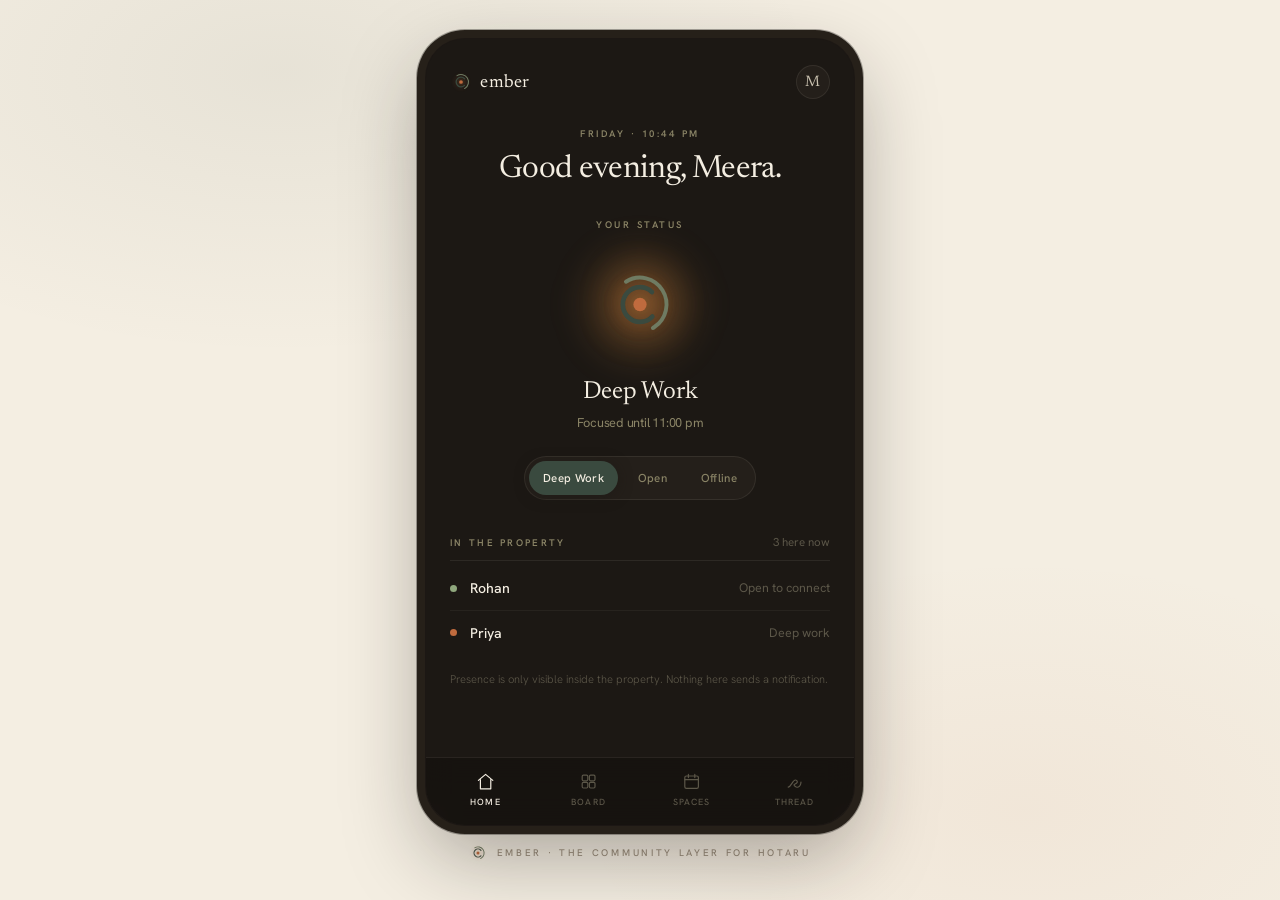
<file: index.html>
<!DOCTYPE html>
<html lang="en">
<head>
  <meta charset="UTF-8" />
  <meta name="viewport" content="width=device-width, initial-scale=1.0" />
  <meta name="theme-color" content="#1C1814" />
  <meta http-equiv="refresh" content="0; url=./ember/" />
  <link rel="canonical" href="./ember/" />
  <link rel="icon" href="assets/ember-logo.svg" type="image/svg+xml" />
  <title>Ember</title>
  <style>
    html, body {
      height: 100%;
      margin: 0;
      display: grid;
      place-items: center;
      background: #1c1814;
      color: #8a8466;
      font: 300 0.8rem/1.5 "Hanken Grotesk", system-ui, sans-serif;
      letter-spacing: 0.22em;
      text-transform: uppercase;
    }
    a { color: #c06b3e; text-decoration: none; }
  </style>
</head>
<body>
  <p><a href="./ember/">ember &rarr;</a></p>
  <script>location.replace("./ember/");</script>
</body>
</html>
</file>
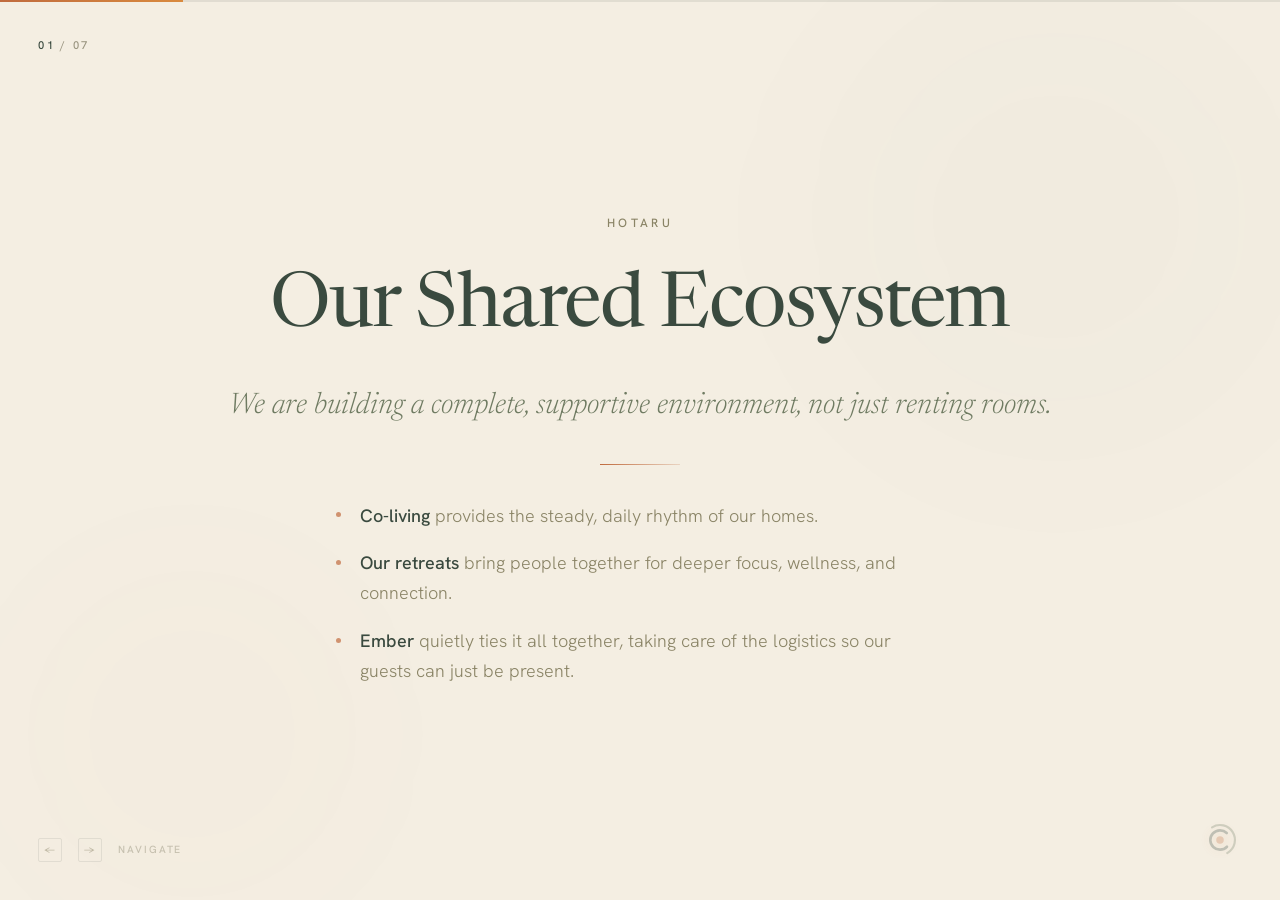
<file: deck/index.html>
<!DOCTYPE html>
<html lang="en">
<head>
  <meta charset="UTF-8" />
  <meta name="viewport" content="width=device-width, initial-scale=1.0" />
  <title>Hotaru — Our Shared Ecosystem</title>
  <link rel="preconnect" href="https://fonts.googleapis.com" />
  <link rel="preconnect" href="https://fonts.gstatic.com" crossorigin />
  <link href="https://fonts.googleapis.com/css2?family=Hanken+Grotesk:wght@300;400;500;600&family=Newsreader:ital,opsz,wght@0,6..72,300;0,6..72,400;0,6..72,500;1,6..72,300;1,6..72,400&display=swap" rel="stylesheet" />
  <link rel="stylesheet" href="../styles.css" />
  <style>
    /* Ecosystem deck — ambient treatments for slides 6 & 7 */
    .slide[data-slide="6"] .slide__ambient::before {
      width: 48vw;
      height: 48vw;
      top: -12%;
      right: -8%;
      background: radial-gradient(circle, rgba(192, 107, 62, 0.09) 0%, transparent 70%);
    }

    .slide[data-slide="7"] .slide__ambient::before {
      width: 60vw;
      height: 60vw;
      bottom: -25%;
      left: 20%;
      background: radial-gradient(circle, rgba(58, 74, 63, 0.08) 0%, transparent 70%);
    }

    .slide[data-slide="7"] .slide__ambient::after {
      width: 30vw;
      height: 30vw;
      top: 5%;
      right: 12%;
      background: radial-gradient(circle, rgba(192, 107, 62, 0.07) 0%, transparent 70%);
    }

    /* Retreat example cards — serif name line inside arch cards */
    .arch-card__name {
      font-family: var(--font-serif);
      font-size: clamp(1.05rem, 1.9vw, 1.3rem);
      font-weight: 400;
      color: var(--sumi-green);
      margin-bottom: 0.5rem;
    }
  </style>
</head>
<body>

  <div class="progress" aria-hidden="true">
    <div class="progress__bar" id="progressBar"></div>
  </div>

  <div class="slide-counter" aria-live="polite">
    <span class="slide-counter__current" id="slideCurrent">01</span>
    <span aria-hidden="true"> / 07</span>
  </div>

  <div class="deck" id="deck">

    <!-- Slide 1: Our Shared Ecosystem -->
    <section class="slide active" data-slide="1" aria-label="Slide 1 of 7: Our Shared Ecosystem">
      <div class="slide__ambient" aria-hidden="true"></div>
      <div class="watermark" aria-hidden="true">
        <img src="../assets/hotaru-logo.svg" alt="" width="44" height="44" />
      </div>
      <div class="slide__inner slide__inner--centered">
        <p class="slide__eyebrow">Hotaru</p>
        <h1 class="slide__title">Our Shared Ecosystem</h1>
        <p class="slide__hook">We are building a complete, supportive environment, not just renting rooms.</p>
        <div class="slide__divider" aria-hidden="true"></div>
        <ul class="slide__body">
          <li><strong>Co-living</strong> provides the steady, daily rhythm of our homes.</li>
          <li><strong>Our retreats</strong> bring people together for deeper focus, wellness, and connection.</li>
          <li><strong>Ember</strong> quietly ties it all together, taking care of the logistics so our guests can just be present.</li>
        </ul>
      </div>
    </section>

    <!-- Slide 2: The Foundation (Co-living) -->
    <section class="slide" data-slide="2" aria-label="Slide 2 of 7: The Foundation, Co-living">
      <div class="slide__ambient" aria-hidden="true"></div>
      <div class="watermark" aria-hidden="true">
        <img src="../assets/hotaru-logo.svg" alt="" width="44" height="44" />
      </div>
      <div class="slide__inner">
        <p class="slide__eyebrow">The Foundation</p>
        <h1 class="slide__title">Co-living</h1>
        <p class="slide__hook">Our everyday spaces give slowmads, cultural explorers, and independent creators a calm, reliable place to anchor their lives.</p>
        <div class="slide__divider" aria-hidden="true"></div>
        <ul class="slide__body">
          <li>Travelers, couples, and remote workers are actively seeking genuine community over chaotic hostels or isolating corporate apartments.</li>
          <li>By providing a beautiful, distraction-free home that caters to rest-seekers and explorers alike, we build deep trust with our long-term residents.</li>
          <li>This constant, organic presence from our core audience gives our properties a stable, dependable heartbeat all year round.</li>
        </ul>
      </div>
    </section>

    <!-- Slide 3: Hotaru Retreats (For Everyone) -->
    <section class="slide" data-slide="3" aria-label="Slide 3 of 7: Hotaru Retreats, For Everyone">
      <div class="slide__ambient" aria-hidden="true"></div>
      <div class="watermark" aria-hidden="true">
        <img src="../assets/hotaru-logo.svg" alt="" width="44" height="44" />
      </div>
      <div class="slide__inner">
        <p class="slide__eyebrow">For Everyone</p>
        <h1 class="slide__title">Hotaru Retreats</h1>
        <p class="slide__hook">We handle the quiet background work so passionate hosts can create meaningful gatherings for all kinds of travelers.</p>
        <div class="slide__divider" aria-hidden="true"></div>
        <ul class="slide__body">
          <li>Our retreats are not just for companies; they are designed for all our guests&mdash;from solo rest-seekers and couples to groups of friends and small teams.</li>
          <li>We internally manage all the retreat planning, costing, and logistics so the experience feels effortless for whoever joins us.</li>
          <li>Our gatherings are host-led&mdash;we carefully find the right guides and authentic on-ground partners to lead our guests under the Hotaru Retreats banner.</li>
        </ul>
      </div>
    </section>

    <!-- Slide 4: The Larisa Partnership -->
    <section class="slide" data-slide="4" aria-label="Slide 4 of 7: The Larisa Partnership, Our White-Label Offering">
      <div class="slide__ambient" aria-hidden="true"></div>
      <div class="watermark" aria-hidden="true">
        <img src="../assets/hotaru-logo.svg" alt="" width="44" height="44" />
      </div>
      <div class="slide__inner">
        <p class="slide__eyebrow">Our White-Label Offering</p>
        <h1 class="slide__title">The Larisa Partnership</h1>
        <p class="slide__hook">We quietly power in-house retreats for our sister brands.</p>
        <div class="slide__divider" aria-hidden="true"></div>
        <ul class="slide__body">
          <li>We offer our retreat planning and operational rhythm as a white-label solution to other Larisa properties.</li>
          <li>We provide a clear, reliable baseline price so our partner brands know exactly what to expect.</li>
          <li>We bring the Hotaru standard of care and organization to their spaces without overshadowing their unique identities.</li>
        </ul>
      </div>
    </section>

    <!-- Slide 5: What We Host -->
    <section class="slide" data-slide="5" aria-label="Slide 5 of 7: What We Host, Retreat Examples">
      <div class="slide__ambient" aria-hidden="true"></div>
      <div class="watermark" aria-hidden="true">
        <img src="../assets/hotaru-logo.svg" alt="" width="44" height="44" />
      </div>
      <div class="slide__inner">
        <p class="slide__eyebrow">Retreat Examples</p>
        <h1 class="slide__title">What We Host</h1>
        <p class="slide__hook">Honest, distraction-free experiences tailored to whoever walks through our doors.</p>
        <div class="slide__divider" aria-hidden="true"></div>
        <div class="arch-grid">
          <div class="arch-card">
            <p class="arch-card__label">For the Rest-Seeker</p>
            <p class="arch-card__name">The Mountain Reset</p>
            <p class="arch-card__text">A host-led wellness gathering focused entirely on physical decompression for individuals and couples, featuring breathwork and thermal recovery.</p>
          </div>
          <div class="arch-card">
            <p class="arch-card__label">For Creators &amp; Friends</p>
            <p class="arch-card__name">The Creative Flow</p>
            <p class="arch-card__text">A creator-led workshop for deep focus and shared connection, anchored by sunset conversations and shared meals at Koru Cafe.</p>
          </div>
          <div class="arch-card">
            <p class="arch-card__label">For Builders &amp; Teams</p>
            <p class="arch-card__name">The Team Alignment</p>
            <p class="arch-card__text">A simple, grounded offsite for small companies who just need to step away from their screens, sit face-to-face, and connect.</p>
          </div>
        </div>
      </div>
    </section>

    <!-- Slide 6: Ember -->
    <section class="slide" data-slide="6" aria-label="Slide 6 of 7: Ember, The Digital Companion">
      <div class="slide__ambient" aria-hidden="true"></div>
      <div class="watermark" aria-hidden="true">
        <img src="../assets/hotaru-logo.svg" alt="" width="44" height="44" />
      </div>
      <div class="slide__inner slide__inner--split">
        <div>
          <p class="slide__eyebrow">The Digital Companion</p>
          <h1 class="slide__title">Ember</h1>
          <p class="slide__hook">A quiet tool that takes care of the friction so we can focus on human connection.</p>
          <div class="slide__divider" aria-hidden="true"></div>
          <ul class="slide__body">
            <li>Ember lets our solo residents, couples, and our retreat groups easily reserve saunas or meeting rooms without needing a busy front desk.</li>
            <li>It respects our guests&rsquo; peace&mdash;there are no push notifications and no noisy group chats.</li>
            <li>It quietly archives the memories and connections made, allowing people to stay in touch naturally long after they leave.</li>
          </ul>
        </div>
        <div class="feature-logo">
          <img src="../assets/ember-logo.svg" alt="Ember logo" width="184" height="184" />
          <span class="feature-logo__name">ember</span>
          <span class="feature-logo__tag">A warm point of light</span>
        </div>
      </div>
    </section>

    <!-- Slide 7: A Balanced Model -->
    <section class="slide" data-slide="7" aria-label="Slide 7 of 7: A Balanced Model">
      <div class="slide__ambient" aria-hidden="true"></div>
      <div class="watermark" aria-hidden="true">
        <img src="../assets/hotaru-logo.svg" alt="" width="44" height="44" />
      </div>
      <div class="slide__inner slide__inner--centered">
        <p class="slide__eyebrow">Closing</p>
        <h1 class="slide__title">A Balanced Model</h1>
        <p class="slide__hook">When these pieces work together, our spaces sustain themselves naturally.</p>
        <div class="slide__divider" aria-hidden="true"></div>
        <ul class="slide__body">
          <li>Our long-term residents&mdash;solo travelers, couples, and explorers&mdash;bring steady life and reliable support to our homes.</li>
          <li>Our specialized retreats allow us to share our wellness spaces with both individuals seeking a reset and larger teams, which greatly strengthens our foundation.</li>
          <li>It is a balanced, resilient approach that respects our guests, our staff, and the long-term health of our business.</li>
        </ul>
      </div>
    </section>

  </div>

  <div class="nav-hint" aria-hidden="true">
    <kbd>&larr;</kbd>
    <kbd>&rarr;</kbd>
    <span>Navigate</span>
  </div>

  <script>
    (function () {
      const slides = Array.from(document.querySelectorAll(".slide"));
      const progressBar = document.getElementById("progressBar");
      const slideCurrent = document.getElementById("slideCurrent");
      const total = slides.length;
      let current = 0;

      function pad(n) {
        return String(n).padStart(2, "0");
      }

      function goTo(index) {
        if (index < 0 || index >= total || index === current) return;

        slides[current].classList.remove("active");
        slides[current].classList.add("prev");

        current = index;

        slides.forEach(function (slide, i) {
          slide.classList.toggle("active", i === current);
          if (i !== current) slide.classList.remove("prev");
        });

        progressBar.style.width = ((current + 1) / total) * 100 + "%";
        slideCurrent.textContent = pad(current + 1);
      }

      function next() { goTo(current + 1); }
      function prev() { goTo(current - 1); }

      document.addEventListener("keydown", function (e) {
        if (e.key === "ArrowRight" || e.key === "ArrowDown" || e.key === " ") {
          e.preventDefault();
          next();
        } else if (e.key === "ArrowLeft" || e.key === "ArrowUp") {
          e.preventDefault();
          prev();
        } else if (e.key === "Home") {
          e.preventDefault();
          goTo(0);
        } else if (e.key === "End") {
          e.preventDefault();
          goTo(total - 1);
        }
      });

      var touchStartX = 0;
      document.addEventListener("touchstart", function (e) {
        touchStartX = e.changedTouches[0].screenX;
      }, { passive: true });

      document.addEventListener("touchend", function (e) {
        var diff = e.changedTouches[0].screenX - touchStartX;
        if (Math.abs(diff) > 60) {
          diff < 0 ? next() : prev();
        }
      }, { passive: true });

      progressBar.style.width = (1 / total) * 100 + "%";
    })();
  </script>

</body>
</html>
</file>
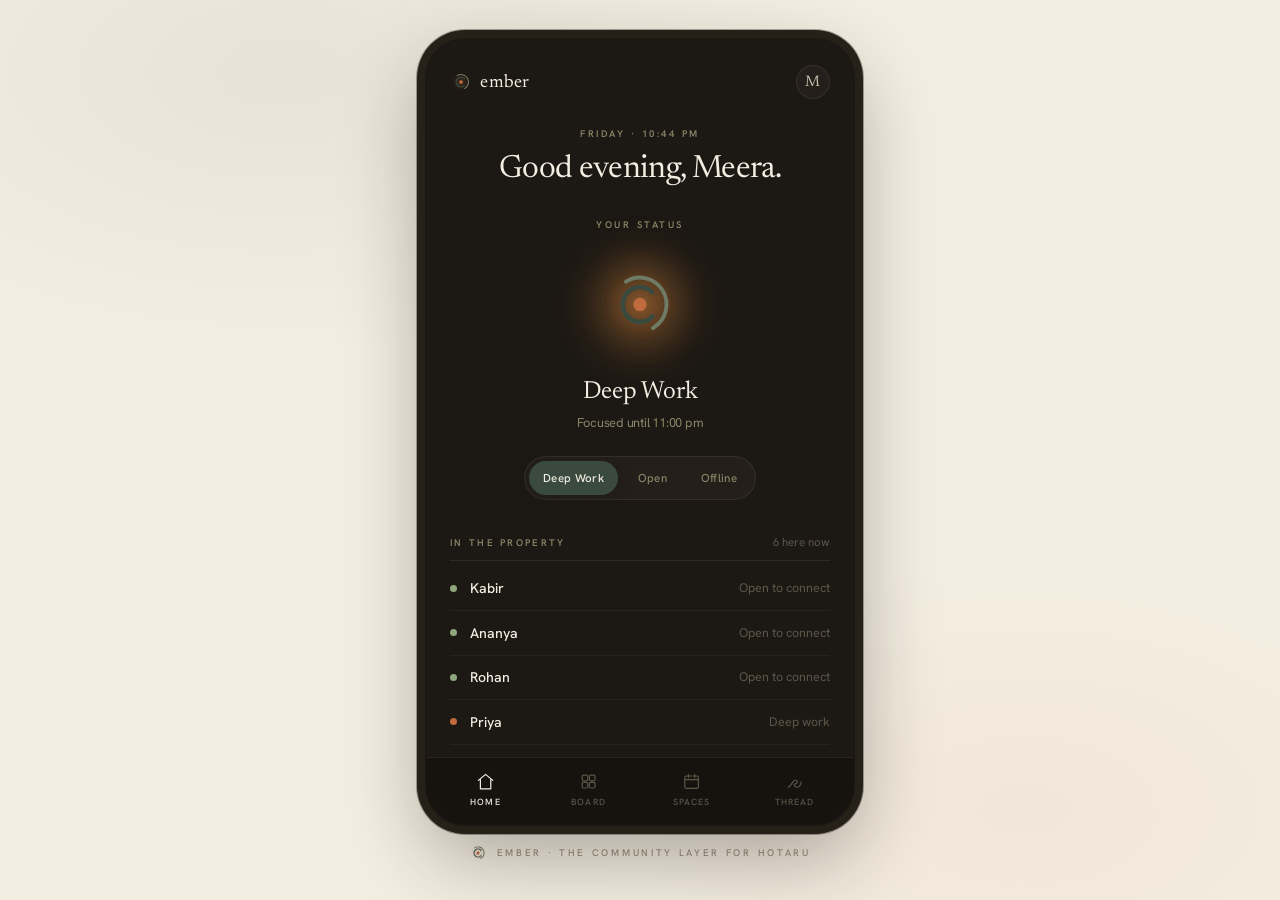
<file: ember/index.html>
<!DOCTYPE html>
<html lang="en">
<head>
  <meta charset="UTF-8" />
  <meta name="viewport" content="width=device-width, initial-scale=1.0, viewport-fit=cover" />
  <meta name="description" content="Ember — the quiet community layer for Hotaru." />
  <meta name="theme-color" content="#1C1814" />
  <meta name="apple-mobile-web-app-capable" content="yes" />
  <meta name="apple-mobile-web-app-status-bar-style" content="black-translucent" />
  <meta name="apple-mobile-web-app-title" content="Ember" />
  <link rel="manifest" href="manifest.json" />
  <link rel="icon" href="assets/ember-logo.svg" type="image/svg+xml" />
  <link rel="apple-touch-icon" href="assets/icon-192.png" />
  <title>Ember</title>
  <link rel="preconnect" href="https://fonts.googleapis.com" />
  <link rel="preconnect" href="https://fonts.gstatic.com" crossorigin />
  <link href="https://fonts.googleapis.com/css2?family=Hanken+Grotesk:wght@300;400;500;600&family=Newsreader:ital,opsz,wght@0,6..72,300;0,6..72,400;0,6..72,500;1,6..72,300;1,6..72,400&display=swap" rel="stylesheet" />
  <link rel="stylesheet" href="ember.css" />
</head>
<body class="ember-body">

  <div class="ember-shell">
    <div class="ember-app" id="emberApp">

      <div class="ember-views">

        <!-- ── 01 · Home / Status ── -->
        <section
          class="ember-view is-active"
          id="view-home"
          data-view="home"
          role="tabpanel"
          aria-labelledby="tab-home"
        >
          <header class="ember-home-bar">
            <div class="ember-home-bar__brand">
              <img src="assets/ember-logo.svg" alt="" width="22" height="22" />
              <span>ember</span>
            </div>
            <button type="button" class="ember-avatar" id="avatarBtn" aria-label="Switch resident (demo)">M</button>
          </header>

          <div class="ember-greeting-block">
            <p class="ember-eyebrow" id="greetingMeta">Tuesday · 6:40 pm</p>
            <p class="ember-greeting" id="greetingText">Good evening, Meera.</p>
          </div>

          <div class="ember-status-block">
            <p class="ember-eyebrow">Your status</p>
            <div class="ember-status-block__glow">
              <img
                class="ember-status-block__logo"
                src="assets/ember-logo.svg"
                alt=""
                width="78"
                height="78"
              />
            </div>
            <p class="ember-status-block__label" id="statusLabel">
              Deep Work<em>Focused until 8:00 pm</em>
            </p>
          </div>

          <div class="ember-pills" role="group" aria-label="Set your status">
            <button type="button" class="ember-pill is-active" data-status="deep-work">Deep Work</button>
            <button type="button" class="ember-pill" data-status="open">Open</button>
            <button type="button" class="ember-pill" data-status="offline">Offline</button>
          </div>

          <div class="ember-ledger">
            <div class="ember-ledger__head">
              <p class="ember-ledger__label">In the property</p>
              <p class="ember-ledger__count" id="ledgerCount">5 here now</p>
            </div>
            <ul class="ember-ledger__list" id="ledgerList"></ul>
            <p class="ember-ledger__note">Presence is only visible inside the property. Nothing here sends a notification.</p>
          </div>
        </section>

        <!-- ── 02 · The Board ── -->
        <section
          class="ember-view"
          id="view-board"
          data-view="board"
          role="tabpanel"
          aria-labelledby="tab-board"
          hidden
        >
          <p class="ember-eyebrow">What the house is making</p>
          <h1 class="ember-title">The Board</h1>

          <div class="ember-board" id="boardList"></div>

          <button type="button" class="ember-cta" id="boardCta">+ Post to the board</button>

          <p class="ember-board__wipe" id="boardWipe">One post per person. The board clears itself Sunday night.</p>
        </section>

        <!-- ── 03 · Spaces ── -->
        <section
          class="ember-view"
          id="view-spaces"
          data-view="spaces"
          role="tabpanel"
          aria-labelledby="tab-spaces"
          hidden
        >
          <p class="ember-eyebrow">Reserve a space</p>
          <h1 class="ember-title">Spaces</h1>

          <div class="ember-space-tabs" role="tablist" aria-label="Choose a space" id="spaceTabs"></div>

          <div class="ember-dayrow">
            <p class="ember-dayrow__label" id="dayLabel">Today <span>· Sun 13 Jul</span></p>
            <div class="ember-dayrow__arrows">
              <button type="button" class="ember-dayrow__arrow" id="dayPrev" aria-label="Previous day">&#8249;</button>
              <button type="button" class="ember-dayrow__arrow" id="dayNext" aria-label="Next day">&#8250;</button>
            </div>
          </div>

          <div class="ember-slots" id="slotList" aria-live="polite"></div>
        </section>

        <!-- ── 04 · The Thread ── -->
        <section
          class="ember-view"
          id="view-thread"
          data-view="thread"
          role="tabpanel"
          aria-labelledby="tab-thread"
          hidden
        >
          <p class="ember-eyebrow">After you leave</p>
          <h1 class="ember-title">The Thread</h1>

          <p class="ember-thread-intro">A quiet record of your stays and the people you built with. Nothing to scroll, nothing to miss.</p>

          <div id="threadList"></div>
        </section>

      </div>

      <!-- Booking CTA floats above the nav, inside the Spaces view flow -->
      <button type="button" class="ember-cta ember-spaces-cta" id="bookCta" hidden>Book</button>

      <nav class="ember-nav" role="tablist" aria-label="Ember navigation">
        <button type="button" class="ember-nav__link is-active" id="tab-home" role="tab" aria-selected="true" aria-controls="view-home" data-nav="home">
          <svg viewBox="0 0 24 24" aria-hidden="true"><path d="M3 10.5 12 3l9 7.5" /><path d="M5.5 9.5V21h13V9.5" /></svg>
          Home
        </button>
        <button type="button" class="ember-nav__link" id="tab-board" role="tab" aria-selected="false" aria-controls="view-board" data-nav="board">
          <svg viewBox="0 0 24 24" aria-hidden="true"><rect x="4" y="4" width="7" height="7" rx="1.5" /><rect x="13" y="4" width="7" height="7" rx="1.5" /><rect x="4" y="13" width="7" height="7" rx="1.5" /><rect x="13" y="13" width="7" height="7" rx="1.5" /></svg>
          Board
        </button>
        <button type="button" class="ember-nav__link" id="tab-spaces" role="tab" aria-selected="false" aria-controls="view-spaces" data-nav="spaces">
          <svg viewBox="0 0 24 24" aria-hidden="true"><rect x="3.5" y="5" width="17" height="15.5" rx="2" /><path d="M3.5 9.5h17" /><path d="M8 3v4M16 3v4" /></svg>
          Spaces
        </button>
        <button type="button" class="ember-nav__link" id="tab-thread" role="tab" aria-selected="false" aria-controls="view-thread" data-nav="thread">
          <svg viewBox="0 0 24 24" aria-hidden="true"><path d="M4 19c4-1 5.5-9 9-9 2.5 0 3 2.5 1.5 4S10 15 12 17.5 19.5 20 20 12.5" /></svg>
          Thread
        </button>
      </nav>

      <!-- Scrim + sheets live inside the app frame -->
      <div class="ember-scrim" id="scrim"></div>

      <div class="ember-sheet" id="composeSheet" role="dialog" aria-modal="true" aria-label="Post to the board">
        <div class="ember-sheet__grab" aria-hidden="true"></div>
        <p class="ember-sheet__title" id="composeTitle">Pin to the board</p>
        <p class="ember-sheet__hint">One post per person, gone by Sunday night. Make it something the house can act on.</p>
        <div class="ember-tag-picker" role="group" aria-label="Post type">
          <button type="button" class="ember-tag-pick is-active" data-tag="making">Making</button>
          <button type="button" class="ember-tag-pick" data-tag="offering">Offering</button>
          <button type="button" class="ember-tag-pick" data-tag="looking">Looking</button>
        </div>
        <textarea
          class="ember-compose__input"
          id="composeInput"
          maxlength="160"
          placeholder="What are you making, offering, or looking for?"
          aria-label="Your post"
        ></textarea>
        <div class="ember-compose__foot">
          <button type="button" class="ember-compose__remove" id="composeRemove" hidden>Take your post down</button>
          <span id="composeCount">0 / 160</span>
        </div>
        <button type="button" class="ember-cta" id="composeSubmit">Pin to the board</button>
      </div>

      <div class="ember-sheet" id="personaSheet" role="dialog" aria-modal="true" aria-label="Switch resident">
        <div class="ember-sheet__grab" aria-hidden="true"></div>
        <p class="ember-sheet__title">View the house as</p>
        <p class="ember-sheet__hint">Demo only — each resident sees their own status, post, and bookings.</p>
        <ul class="ember-persona-list" id="personaList"></ul>
        <p class="ember-sheet__footnote">In production this is your own quiet corner of Ember, signed in once at check-in.</p>
      </div>

      <div class="ember-toast" id="toast" role="status" aria-live="polite"></div>

    </div>

    <p class="ember-shell__caption">
      <img src="assets/hotaru-logo.svg" alt="" width="18" height="18" />
      Ember · The community layer for Hotaru
    </p>
  </div>

  <script src="app.js"></script>
</body>
</html>
</file>
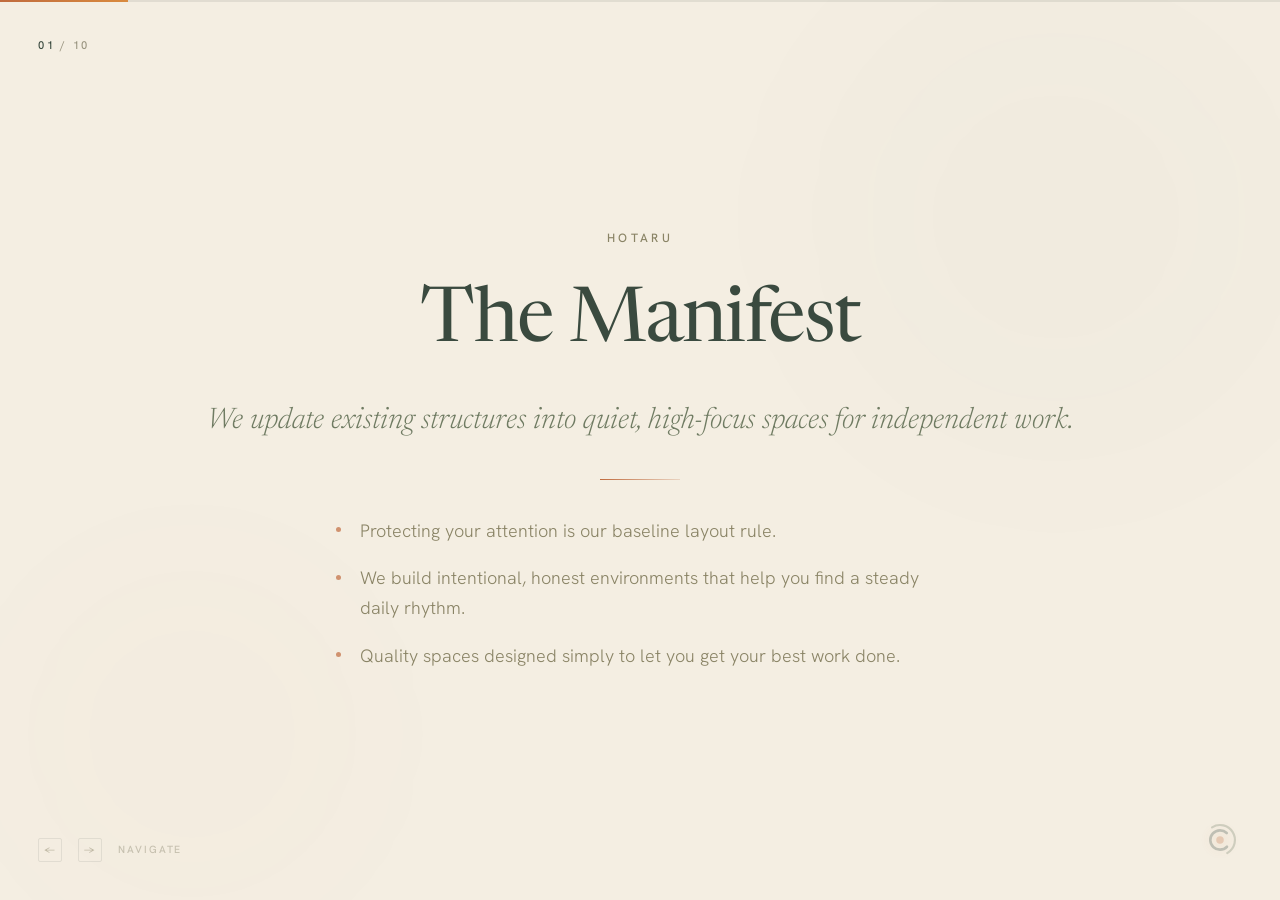
<file: deck/brand-deck.html>
<!DOCTYPE html>
<html lang="en">
<head>
  <meta charset="UTF-8" />
  <meta name="viewport" content="width=device-width, initial-scale=1.0" />
  <title>Hotaru — Presentation</title>
  <link rel="preconnect" href="https://fonts.googleapis.com" />
  <link rel="preconnect" href="https://fonts.gstatic.com" crossorigin />
  <link href="https://fonts.googleapis.com/css2?family=Hanken+Grotesk:wght@300;400;500;600&family=Newsreader:ital,opsz,wght@0,6..72,300;0,6..72,400;0,6..72,500;1,6..72,300;1,6..72,400&display=swap" rel="stylesheet" />
  <link rel="stylesheet" href="../styles.css" />
</head>
<body>

  <div class="progress" aria-hidden="true">
    <div class="progress__bar" id="progressBar"></div>
  </div>

  <div class="slide-counter" aria-live="polite">
    <span class="slide-counter__current" id="slideCurrent">01</span>
    <span aria-hidden="true"> / 10</span>
  </div>

  <div class="deck" id="deck">

    <!-- Slide 1: The Manifest -->
    <section class="slide active" data-slide="1" aria-label="Slide 1 of 10: The Manifest">
      <div class="slide__ambient" aria-hidden="true"></div>
      <div class="watermark" aria-hidden="true">
        <img src="../assets/hotaru-logo.svg" alt="" width="44" height="44" />
      </div>
      <div class="slide__inner slide__inner--centered">
        <p class="slide__eyebrow">Hotaru</p>
        <h1 class="slide__title">The Manifest</h1>
        <p class="slide__hook">We update existing structures into quiet, high-focus spaces for independent work.</p>
        <div class="slide__divider" aria-hidden="true"></div>
        <ul class="slide__body">
          <li>Protecting your attention is our baseline layout rule.</li>
          <li>We build intentional, honest environments that help you find a steady daily rhythm.</li>
          <li>Quality spaces designed simply to let you get your best work done.</li>
        </ul>
      </div>
    </section>

    <!-- Slide 2: The Modern Tension -->
    <section class="slide" data-slide="2" aria-label="Slide 2 of 10: The Modern Tension">
      <div class="slide__ambient" aria-hidden="true"></div>
      <div class="watermark" aria-hidden="true">
        <img src="../assets/hotaru-logo.svg" alt="" width="44" height="44" />
      </div>
      <div class="slide__inner">
        <p class="slide__eyebrow">The Problem</p>
        <h1 class="slide__title">The Modern Tension</h1>
        <p class="slide__hook">Evolved professionals and explorers outgrow transient spaces when they need a true reset.</p>
        <div class="slide__divider" aria-hidden="true"></div>
        <ul class="slide__body">
          <li>Regular travel rentals feel isolating, while holiday hostels disrupt your focus and rhythm.</li>
          <li>We leave out the loud distractions, the clutter, and the forced social mechanics.</li>
          <li>A calm space designed for independent people who need to rest, think, and rebuild their daily routine.</li>
        </ul>
      </div>
    </section>

    <!-- Slide 3: The Geographic Strategy -->
    <section class="slide" data-slide="3" aria-label="Slide 3 of 10: The Geographic Strategy">
      <div class="slide__ambient" aria-hidden="true"></div>
      <div class="watermark" aria-hidden="true">
        <img src="../assets/hotaru-logo.svg" alt="" width="44" height="44" />
      </div>
      <div class="slide__inner">
        <p class="slide__eyebrow">Two Locations</p>
        <h1 class="slide__title">The Geographic Strategy</h1>
        <p class="slide__hook">Two locations designed for two different paces of work.</p>
        <div class="slide__divider" aria-hidden="true"></div>
        <div class="locations">
          <div class="location">
            <span class="location__name">Dharamkot</span>
            <span class="location__desc">Quiet mountain spaces for uninterrupted, head-down projects.</span>
          </div>
          <div class="location">
            <span class="location__name">Siolim</span>
            <span class="location__desc">A relaxed coastal house for creative flow and open collaboration.</span>
          </div>
        </div>
        <ul class="slide__body" style="margin-top: 0.5rem;">
          <li>One simple network, changing with your workflow.</li>
        </ul>
      </div>
    </section>

    <!-- Slide 4: The Spatial Blueprint -->
    <section class="slide" data-slide="4" aria-label="Slide 4 of 10: The Spatial Blueprint">
      <div class="slide__ambient" aria-hidden="true"></div>
      <div class="watermark" aria-hidden="true">
        <img src="../assets/hotaru-logo.svg" alt="" width="44" height="44" />
      </div>
      <div class="slide__inner">
        <p class="slide__eyebrow">Architecture</p>
        <h1 class="slide__title">The Spatial Blueprint</h1>
        <p class="slide__hook">A clear three-tier layout that separates noise from quiet.</p>
        <div class="slide__divider" aria-hidden="true"></div>
        <div class="tiers">
          <div class="tier">
            <span class="tier__name">The Social Hub</span>
            <span class="tier__desc">Low-slung seating and open doors centered around Koru Cafe.</span>
          </div>
          <div class="tier">
            <span class="tier__name">The Workspaces</span>
            <span class="tier__desc">Acoustic wood buffers, heavy communal tables, and quiet call nooks.</span>
          </div>
          <div class="tier">
            <span class="tier__name">The Private Rooms</span>
            <span class="tier__desc">Simple, dim-lit spaces prioritizing deep, restorative rest.</span>
          </div>
        </div>
      </div>
    </section>

    <!-- Slide 5: Functional Recovery -->
    <section class="slide" data-slide="5" aria-label="Slide 5 of 10: Functional Recovery">
      <div class="slide__ambient" aria-hidden="true"></div>
      <div class="watermark" aria-hidden="true">
        <img src="../assets/hotaru-logo.svg" alt="" width="44" height="44" />
      </div>
      <div class="slide__inner slide__inner--centered">
        <p class="slide__eyebrow">Wellness</p>
        <h1 class="slide__title">Functional Recovery</h1>
        <p class="slide__hook">Good work requires good recovery.</p>
        <div class="slide__divider" aria-hidden="true"></div>
        <ul class="slide__body">
          <li>We build functional wellness elements directly into the house.</li>
          <li>Saunas, ice baths, and movement decks are standard parts of the space.</li>
          <li>Physical recovery made a seamless part of your regular day.</li>
        </ul>
      </div>
    </section>

    <!-- Slide 6: Koru Cafe -->
    <section class="slide" data-slide="6" aria-label="Slide 6 of 10: The Social Anchor Koru Cafe">
      <div class="slide__ambient" aria-hidden="true"></div>
      <div class="watermark" aria-hidden="true">
        <img src="../assets/hotaru-logo.svg" alt="" width="44" height="44" />
      </div>
      <div class="slide__inner slide__inner--split">
        <div>
          <p class="slide__eyebrow">The Social Anchor</p>
          <h1 class="slide__title">Koru Cafe</h1>
          <p class="slide__hook">We replaced the reception desk with a tea-forward neighborhood cafe.</p>
          <div class="slide__divider" aria-hidden="true"></div>
          <ul class="slide__body">
            <li>Check-ins and morning conversations happen over a central island bar.</li>
            <li>A simple tea and chai setup built for steady energy without the crash.</li>
            <li>Honest, affordable, local food designed to be eaten every day.</li>
          </ul>
        </div>
        <div class="feature-logo">
          <img src="../assets/koru-logo.svg" alt="Koru Cafe logo" width="176" height="176" />
          <span class="feature-logo__name">Cafe <em>Koru</em></span>
          <span class="feature-logo__tag">Absorbed in the moment</span>
        </div>
      </div>
    </section>

    <!-- Slide 7: Ember -->
    <section class="slide" data-slide="7" aria-label="Slide 7 of 10: The Digital Companion Ember">
      <div class="slide__ambient" aria-hidden="true"></div>
      <div class="watermark" aria-hidden="true">
        <img src="../assets/hotaru-logo.svg" alt="" width="44" height="44" />
      </div>
      <div class="slide__inner slide__inner--split">
        <div>
          <p class="slide__eyebrow">The Digital Companion</p>
          <h1 class="slide__title">Ember</h1>
          <p class="slide__hook">A quiet web tool that stays out of your way.</p>
          <div class="slide__divider" aria-hidden="true"></div>
          <ul class="slide__body">
            <li>Strictly opt-in with zero push notifications or alerts.</li>
            <li>Acts like a basic notice board, not an app looking for screen time.</li>
            <li>A hyper-local PWA built purely for daily utility.</li>
          </ul>
        </div>
        <div class="feature-logo">
          <img src="../assets/ember-logo.svg" alt="Ember logo" width="184" height="184" />
          <span class="feature-logo__name">ember</span>
          <span class="feature-logo__tag">A warm point of light</span>
        </div>
      </div>
    </section>

    <!-- Slide 8: Ember's Architecture -->
    <section class="slide" data-slide="8" aria-label="Slide 8 of 10: Ember's Architecture">
      <div class="slide__ambient" aria-hidden="true"></div>
      <div class="watermark" aria-hidden="true">
        <img src="../assets/hotaru-logo.svg" alt="" width="44" height="44" />
      </div>
      <div class="slide__inner">
        <p class="slide__eyebrow">Ember · Product</p>
        <h1 class="slide__title">Ember&rsquo;s Architecture</h1>
        <p class="slide__hook">Built for immediate utility, completely stripping out feeds and algorithms.</p>
        <div class="slide__divider" aria-hidden="true"></div>
        <div class="arch-grid">
          <div class="arch-card">
            <p class="arch-card__label">Status</p>
            <p class="arch-card__text">Simple toggles (Deep Work, Open, Offline) to ease social friction.</p>
          </div>
          <div class="arch-card">
            <p class="arch-card__label">The Board</p>
            <p class="arch-card__text">A text-only ledger that clears every week to keep things relevant.</p>
          </div>
          <div class="arch-card">
            <p class="arch-card__label">Space Layer</p>
            <p class="arch-card__text">Fast, direct booking for the sauna, ice bath, and meeting rooms.</p>
          </div>
        </div>
      </div>
    </section>

    <!-- Slide 9: The Invisible Tech Stack -->
    <section class="slide" data-slide="9" aria-label="Slide 9 of 10: The Invisible Tech Stack">
      <div class="slide__ambient" aria-hidden="true"></div>
      <div class="watermark" aria-hidden="true">
        <img src="../assets/hotaru-logo.svg" alt="" width="44" height="44" />
      </div>
      <div class="slide__inner slide__inner--centered">
        <p class="slide__eyebrow">Operations</p>
        <h1 class="slide__title">The Invisible Tech Stack</h1>
        <p class="slide__hook">We automated the admin work so the onsite experience stays human.</p>
        <div class="slide__divider" aria-hidden="true"></div>
        <ul class="slide__body">
          <li>Simple digital registration before you arrive.</li>
          <li>Room codes and Wi-Fi details sent straight to your phone.</li>
          <li>No standing at a desk filling out paperwork when you walk through the door.</li>
        </ul>
      </div>
    </section>

    <!-- Slide 10: The Network Legacy -->
    <section class="slide" data-slide="10" aria-label="Slide 10 of 10: The Network Legacy">
      <div class="slide__ambient" aria-hidden="true"></div>
      <div class="watermark" aria-hidden="true">
        <img src="../assets/hotaru-logo.svg" alt="" width="44" height="44" />
      </div>
      <div class="slide__inner slide__inner--centered">
        <p class="slide__eyebrow">Community</p>
        <h1 class="slide__title">The Network Legacy</h1>
        <p class="slide__hook">Hotaru is a shared address for people who build things.</p>
        <div class="slide__divider" aria-hidden="true"></div>
        <ul class="slide__body">
          <li>The Alumni Thread keeps a simple log of who you met and when.</li>
          <li>We keep the network useful without relying on noisy group chats.</li>
          <li>A quiet, ongoing community of independent professionals.</li>
        </ul>
      </div>
    </section>

  </div>

  <div class="nav-hint" aria-hidden="true">
    <kbd>&larr;</kbd>
    <kbd>&rarr;</kbd>
    <span>Navigate</span>
  </div>

  <script>
    (function () {
      const slides = Array.from(document.querySelectorAll(".slide"));
      const progressBar = document.getElementById("progressBar");
      const slideCurrent = document.getElementById("slideCurrent");
      const total = slides.length;
      let current = 0;

      function pad(n) {
        return String(n).padStart(2, "0");
      }

      function goTo(index) {
        if (index < 0 || index >= total || index === current) return;

        slides[current].classList.remove("active");
        slides[current].classList.add("prev");

        current = index;

        slides.forEach(function (slide, i) {
          slide.classList.toggle("active", i === current);
          if (i !== current) slide.classList.remove("prev");
        });

        progressBar.style.width = ((current + 1) / total) * 100 + "%";
        slideCurrent.textContent = pad(current + 1);
      }

      function next() {
        goTo(current + 1);
      }

      function prev() {
        goTo(current - 1);
      }

      document.addEventListener("keydown", function (e) {
        if (e.key === "ArrowRight" || e.key === "ArrowDown" || e.key === " ") {
          e.preventDefault();
          next();
        } else if (e.key === "ArrowLeft" || e.key === "ArrowUp") {
          e.preventDefault();
          prev();
        } else if (e.key === "Home") {
          e.preventDefault();
          goTo(0);
        } else if (e.key === "End") {
          e.preventDefault();
          goTo(total - 1);
        }
      });

      var touchStartX = 0;
      document.addEventListener("touchstart", function (e) {
        touchStartX = e.changedTouches[0].screenX;
      }, { passive: true });

      document.addEventListener("touchend", function (e) {
        var diff = e.changedTouches[0].screenX - touchStartX;
        if (Math.abs(diff) > 60) {
          diff < 0 ? next() : prev();
        }
      }, { passive: true });

      progressBar.style.width = (1 / total) * 100 + "%";
    })();
  </script>

</body>
</html>
</file>
<file: styles.css>
/* Hotaru Brand Palette — extracted from logo SVG assets */
:root {
  --coal: #1c1814;
  --ink: #2a2a24;
  --sumi-green: #3a4a3f;
  --sage: #6f7b62;
  --sage-muted: #8a8466;
  --sage-light: #9aa08c;
  --ember: #c06b3e;
  --ember-glow: #d98a3e;
  --rice-cream: #f4eee2;
  --parchment: #ede6d6;
  --warm-white: #f1e9db;
  --body-muted: #6b6655;
  --caption: #9a9580;
  --caption-warm: #9a8d7c;

  --font-serif: "Newsreader", Georgia, "Times New Roman", serif;
  --font-sans: "Hanken Grotesk", system-ui, -apple-system, sans-serif;

  --slide-padding: clamp(2.5rem, 6vw, 5.5rem);
  --content-max: 68rem;
}

*,
*::before,
*::after {
  box-sizing: border-box;
  margin: 0;
  padding: 0;
}

html {
  font-size: 16px;
  -webkit-font-smoothing: antialiased;
  -moz-osx-font-smoothing: grayscale;
}

body {
  font-family: var(--font-sans);
  background: var(--rice-cream);
  color: var(--sumi-green);
  overflow: hidden;
  height: 100vh;
  width: 100vw;
}

/* ─── Deck Shell ─── */

.deck {
  position: relative;
  width: 100vw;
  height: 100vh;
  overflow: hidden;
}

.slide {
  position: absolute;
  inset: 0;
  width: 100vw;
  height: 100vh;
  display: flex;
  align-items: center;
  justify-content: center;
  padding: var(--slide-padding);
  background: var(--rice-cream);
  opacity: 0;
  visibility: hidden;
  transition: opacity 0.55s cubic-bezier(0.4, 0, 0.2, 1),
    visibility 0.55s cubic-bezier(0.4, 0, 0.2, 1);
  overflow: hidden;
}

.slide.active {
  opacity: 1;
  visibility: visible;
  z-index: 2;
}

.slide.prev {
  opacity: 0;
  visibility: hidden;
  z-index: 1;
}

/* ─── Ambient Visual Anchors ─── */

.slide__ambient {
  position: absolute;
  inset: 0;
  pointer-events: none;
  z-index: 0;
}

.slide__ambient::before,
.slide__ambient::after {
  content: "";
  position: absolute;
  border-radius: 50%;
  filter: blur(80px);
  opacity: 0.35;
}

/* Slide-specific ambient treatments */
.slide[data-slide="1"] .slide__ambient::before {
  width: 55vw;
  height: 55vw;
  top: -15%;
  right: -10%;
  background: radial-gradient(circle, rgba(58, 74, 63, 0.08) 0%, transparent 70%);
}

.slide[data-slide="1"] .slide__ambient::after {
  width: 40vw;
  height: 40vw;
  bottom: -10%;
  left: -5%;
  background: radial-gradient(circle, rgba(192, 107, 62, 0.07) 0%, transparent 70%);
}

.slide[data-slide="2"] .slide__ambient {
  background: linear-gradient(
    105deg,
    rgba(58, 74, 63, 0.04) 0%,
    rgba(58, 74, 63, 0.04) 48%,
    rgba(192, 107, 62, 0.03) 48%,
    rgba(192, 107, 62, 0.03) 100%
  );
}

.slide[data-slide="2"] .slide__ambient::before {
  width: 45vw;
  height: 45vw;
  top: 20%;
  left: 5%;
  background: rgba(58, 74, 63, 0.05);
}

.slide[data-slide="2"] .slide__ambient::after {
  width: 45vw;
  height: 45vw;
  top: 20%;
  right: 5%;
  background: rgba(192, 107, 62, 0.04);
}

.slide[data-slide="3"] .slide__ambient {
  background: linear-gradient(
    160deg,
    var(--rice-cream) 0%,
    rgba(58, 74, 63, 0.06) 40%,
    rgba(111, 123, 98, 0.05) 70%,
    var(--rice-cream) 100%
  );
}

.slide[data-slide="4"] .slide__ambient {
  background: linear-gradient(
    90deg,
    rgba(58, 74, 63, 0.04) 0%,
    transparent 30%,
    transparent 70%,
    rgba(58, 74, 63, 0.06) 100%
  );
}

.slide[data-slide="5"] .slide__ambient::before {
  width: 50vw;
  height: 50vw;
  bottom: -20%;
  right: 10%;
  background: radial-gradient(circle, rgba(192, 107, 62, 0.08) 0%, transparent 65%);
}

.slide[data-slide="5"] .slide__ambient::after {
  width: 35vw;
  height: 35vw;
  top: 10%;
  left: 15%;
  background: radial-gradient(circle, rgba(58, 74, 63, 0.07) 0%, transparent 65%);
}

.slide[data-slide="8"] .slide__ambient {
  background: linear-gradient(
    180deg,
    transparent 0%,
    rgba(58, 74, 63, 0.05) 50%,
    transparent 100%
  );
}

.slide[data-slide="10"] .slide__ambient::before {
  width: 100vw;
  height: 100vh;
  top: 0;
  left: 0;
  border-radius: 0;
  filter: none;
  opacity: 1;
  background-image: radial-gradient(
      circle at 20% 35%,
      rgba(192, 107, 62, 0.45) 0px,
      transparent 2px
    ),
    radial-gradient(
      circle at 75% 20%,
      rgba(58, 74, 63, 0.35) 0px,
      transparent 2px
    ),
    radial-gradient(
      circle at 45% 70%,
      rgba(192, 107, 62, 0.35) 0px,
      transparent 2px
    ),
    radial-gradient(
      circle at 85% 65%,
      rgba(111, 123, 98, 0.4) 0px,
      transparent 2px
    ),
    radial-gradient(
      circle at 30% 55%,
      rgba(192, 107, 62, 0.3) 0px,
      transparent 2px
    ),
    radial-gradient(
      circle at 60% 40%,
      rgba(58, 74, 63, 0.25) 0px,
      transparent 2px
    );
  background-size: 100% 100%;
}

/* ─── Watermark ─── */

.watermark {
  position: absolute;
  bottom: clamp(1.5rem, 3vw, 2.5rem);
  right: clamp(1.5rem, 3vw, 2.5rem);
  z-index: 10;
  opacity: 0.28;
  pointer-events: none;
  transition: opacity 0.4s ease;
}

.watermark img {
  display: block;
  width: clamp(2rem, 4vw, 2.75rem);
  height: auto;
}

/* ─── Slide Content Layout ─── */

.slide__inner {
  position: relative;
  z-index: 1;
  width: 100%;
  max-width: var(--content-max);
  display: flex;
  flex-direction: column;
  gap: clamp(1.75rem, 4vh, 3rem);
}

.slide__inner--split {
  display: grid;
  grid-template-columns: 1fr auto;
  gap: clamp(2rem, 5vw, 5rem);
  align-items: center;
  max-width: 80rem;
}

.slide__inner--centered {
  text-align: center;
  align-items: center;
}

/* ─── Typography ─── */

.slide__eyebrow {
  font-family: var(--font-sans);
  font-size: clamp(0.65rem, 1.1vw, 0.75rem);
  font-weight: 500;
  letter-spacing: 0.28em;
  text-transform: uppercase;
  color: var(--sage-muted);
}

.slide__title {
  font-family: var(--font-serif);
  font-size: clamp(2.5rem, 6.5vw, 4.75rem);
  font-weight: 400;
  line-height: 1.08;
  letter-spacing: -0.02em;
  color: var(--sumi-green);
}

.slide__hook {
  font-family: var(--font-serif);
  font-size: clamp(1.25rem, 2.8vw, 1.85rem);
  font-weight: 300;
  font-style: italic;
  line-height: 1.45;
  color: var(--sage);
  max-width: 42em;
}

.slide__inner--centered .slide__hook {
  margin-inline: auto;
}

.slide__divider {
  width: clamp(3rem, 8vw, 5rem);
  height: 1px;
  background: linear-gradient(
    90deg,
    var(--ember) 0%,
    rgba(192, 107, 62, 0.2) 100%
  );
}

.slide__inner--centered .slide__divider {
  margin-inline: auto;
}

.slide__body {
  list-style: none;
  display: flex;
  flex-direction: column;
  gap: clamp(0.85rem, 2vh, 1.35rem);
  max-width: 38em;
}

.slide__inner--centered .slide__body {
  margin-inline: auto;
  text-align: left;
}

.slide__body li {
  position: relative;
  padding-left: 1.5rem;
  font-size: clamp(0.95rem, 1.6vw, 1.125rem);
  font-weight: 300;
  line-height: 1.65;
  color: var(--sage-muted);
}

.slide__body li::before {
  content: "";
  position: absolute;
  left: 0;
  top: 0.65em;
  width: 5px;
  height: 5px;
  border-radius: 50%;
  background: var(--ember);
  opacity: 0.7;
}

.slide__body li strong {
  color: var(--sumi-green);
  font-weight: 500;
}

/* ─── Feature Logo Display ─── */

.feature-logo {
  display: flex;
  flex-direction: column;
  align-items: center;
  gap: 1.25rem;
  flex-shrink: 0;
}

.feature-logo img {
  display: block;
  width: clamp(7rem, 14vw, 11rem);
  height: auto;
}

.feature-logo__name {
  font-family: var(--font-serif);
  font-size: clamp(1.5rem, 3vw, 2.25rem);
  font-weight: 400;
  color: var(--sumi-green);
  letter-spacing: -0.01em;
}

.feature-logo__tag {
  font-family: var(--font-sans);
  font-size: clamp(0.6rem, 1vw, 0.7rem);
  font-weight: 500;
  letter-spacing: 0.24em;
  text-transform: uppercase;
  color: var(--sage-muted);
}

/* ─── Architecture Cards (Slide 8) ─── */

.arch-grid {
  display: grid;
  grid-template-columns: repeat(3, 1fr);
  gap: clamp(1rem, 2.5vw, 1.75rem);
  margin-top: 0.5rem;
}

.arch-card {
  padding: clamp(1.25rem, 2.5vw, 1.75rem);
  border: 1px solid rgba(58, 74, 63, 0.12);
  border-radius: 2px;
  background: rgba(251, 247, 238, 0.7);
}

.arch-card__label {
  font-family: var(--font-sans);
  font-size: clamp(0.6rem, 1vw, 0.7rem);
  font-weight: 600;
  letter-spacing: 0.2em;
  text-transform: uppercase;
  color: var(--ember);
  margin-bottom: 0.65rem;
}

.arch-card__text {
  font-size: clamp(0.85rem, 1.4vw, 0.95rem);
  font-weight: 300;
  line-height: 1.55;
  color: var(--sage-muted);
}

/* ─── Location Tags (Slide 3) ─── */

.locations {
  display: flex;
  flex-direction: column;
  gap: clamp(1rem, 2.5vh, 1.75rem);
  margin-top: 0.25rem;
}

.location {
  display: grid;
  grid-template-columns: auto 1fr;
  gap: 1.25rem;
  align-items: baseline;
}

.location__name {
  font-family: var(--font-serif);
  font-size: clamp(1.1rem, 2vw, 1.35rem);
  font-weight: 400;
  color: var(--sumi-green);
  min-width: 6.5rem;
}

.location__desc {
  font-size: clamp(0.9rem, 1.5vw, 1.05rem);
  font-weight: 300;
  line-height: 1.55;
  color: var(--sage-muted);
}

/* ─── Spatial Tiers (Slide 4) ─── */

.tiers {
  display: flex;
  flex-direction: column;
  gap: clamp(1rem, 2.5vh, 1.5rem);
}

.tier {
  display: grid;
  grid-template-columns: clamp(8rem, 16vw, 11rem) 1fr;
  gap: 1.5rem;
  align-items: baseline;
  padding-bottom: clamp(0.75rem, 1.5vh, 1rem);
  border-bottom: 1px solid rgba(58, 74, 63, 0.1);
}

.tier:last-child {
  border-bottom: none;
  padding-bottom: 0;
}

.tier__name {
  font-family: var(--font-sans);
  font-size: clamp(0.65rem, 1.1vw, 0.75rem);
  font-weight: 600;
  letter-spacing: 0.18em;
  text-transform: uppercase;
  color: var(--sumi-green);
}

.tier__desc {
  font-size: clamp(0.9rem, 1.5vw, 1.05rem);
  font-weight: 300;
  line-height: 1.55;
  color: var(--sage-muted);
}

/* ─── Navigation UI ─── */

.nav-hint {
  position: fixed;
  bottom: clamp(1.5rem, 3vw, 2.5rem);
  left: clamp(1.5rem, 3vw, 2.5rem);
  z-index: 100;
  display: flex;
  align-items: center;
  gap: 1rem;
  font-size: 0.65rem;
  font-weight: 500;
  letter-spacing: 0.18em;
  text-transform: uppercase;
  color: var(--caption);
  opacity: 0.5;
  pointer-events: none;
}

.nav-hint kbd {
  display: inline-flex;
  align-items: center;
  justify-content: center;
  width: 1.5rem;
  height: 1.5rem;
  border: 1px solid rgba(58, 74, 63, 0.2);
  border-radius: 2px;
  font-family: var(--font-sans);
  font-size: 0.6rem;
  color: var(--sage-muted);
}

.progress {
  position: fixed;
  top: 0;
  left: 0;
  right: 0;
  height: 2px;
  z-index: 100;
  background: rgba(58, 74, 63, 0.1);
}

.progress__bar {
  height: 100%;
  background: linear-gradient(90deg, var(--ember), var(--ember-glow));
  transition: width 0.5s cubic-bezier(0.4, 0, 0.2, 1);
  width: 10%;
}

.slide-counter {
  position: fixed;
  top: clamp(1.5rem, 3vw, 2.5rem);
  left: clamp(1.5rem, 3vw, 2.5rem);
  z-index: 100;
  font-family: var(--font-sans);
  font-size: 0.7rem;
  font-weight: 500;
  letter-spacing: 0.2em;
  color: var(--caption);
}

.slide-counter__current {
  color: var(--sumi-green);
}

/* ─── Responsive ─── */

@media (max-width: 768px) {
  .slide__inner--split {
    grid-template-columns: 1fr;
    text-align: center;
  }

  .feature-logo {
    order: -1;
  }

  .arch-grid {
    grid-template-columns: 1fr;
  }

  .tier {
    grid-template-columns: 1fr;
    gap: 0.35rem;
  }

  .location {
    grid-template-columns: 1fr;
    gap: 0.25rem;
  }

  .nav-hint {
    display: none;
  }
}

@media (prefers-reduced-motion: reduce) {
  .slide,
  .progress__bar {
    transition: none;
  }
}

/* ─── Print / PDF Export ─── */

@media print {
  @page {
    size: landscape;
    margin: 0;
  }

  html,
  body {
    overflow: visible;
    height: auto;
    width: auto;
    background: var(--rice-cream);
    -webkit-print-color-adjust: exact;
    print-color-adjust: exact;
  }

  .progress,
  .nav-hint,
  .slide-counter {
    display: none !important;
  }

  .deck {
    height: auto;
    overflow: visible;
  }

  .slide {
    position: relative;
    opacity: 1 !important;
    visibility: visible !important;
    width: 100vw;
    height: 100vh;
    min-height: 100vh;
    page-break-after: always;
    break-after: page;
    padding: 3rem 4rem;
    background: var(--rice-cream) !important;
  }

  .slide:last-child {
    page-break-after: auto;
    break-after: auto;
  }

  .watermark {
    opacity: 0.2;
  }
}
</file>
<file: ember/ember.css>
/* ─────────────────────────────────────────────
   Ember — the quiet community layer for Hotaru
   Design tokens inherited from the Hotaru brand
   ───────────────────────────────────────────── */

:root {
  --coal: #1c1814;
  --coal-deep: #16130f;
  --ink: #2a2520;
  --surface: #241f1a;
  --surface-raised: #2b251f;
  --sumi-green: #3a4a3f;
  --sumi-deep: #2e3b32;
  --sage: #6f7b62;
  --sage-light: #9aa08c;
  --ember: #c06b3e;
  --ember-glow: #d98a3e;
  --rice-cream: #f4eee2;
  --border: rgba(244, 238, 226, 0.08);
  --border-soft: rgba(244, 238, 226, 0.05);
  --text: #f4eee2;
  --text-soft: #c9c1af;
  --text-muted: #8a8466;
  --text-dim: #5c5749;
  --dot-open: #8fa77d;
  --dot-deep: #c06b3e;
  --font-serif: "Newsreader", Georgia, "Times New Roman", serif;
  --font-sans: "Hanken Grotesk", system-ui, -apple-system, sans-serif;
}

*,
*::before,
*::after {
  box-sizing: border-box;
  margin: 0;
  padding: 0;
}

html {
  font-size: 16px;
  -webkit-text-size-adjust: 100%;
}

body.ember-body {
  font-family: var(--font-sans);
  background: var(--coal);
  color: var(--text);
  min-height: 100dvh;
  overflow: hidden;
  -webkit-font-smoothing: antialiased;
  -moz-osx-font-smoothing: grayscale;
}

/* ─── Shell: full-bleed on phones, framed like the design sheet on desktop ─── */

.ember-shell {
  display: flex;
  flex-direction: column;
  align-items: center;
  justify-content: center;
  min-height: 100dvh;
}

.ember-app {
  display: flex;
  flex-direction: column;
  width: 100%;
  max-width: 430px;
  height: 100dvh;
  background: var(--coal);
  position: relative;
  overflow: hidden;
}

.ember-shell__caption {
  display: none;
}

@media (min-width: 500px) and (min-height: 600px) {
  body.ember-body {
    background: var(--rice-cream);
  }

  .ember-shell {
    gap: 1.1rem;
    padding: 2rem 1rem;
    background:
      radial-gradient(ellipse 60% 45% at 22% 8%, rgba(58, 74, 63, 0.07) 0%, transparent 70%),
      radial-gradient(ellipse 50% 40% at 80% 90%, rgba(192, 107, 62, 0.06) 0%, transparent 70%),
      var(--rice-cream);
  }

  .ember-app {
    height: min(860px, calc(100dvh - 7rem));
    max-width: min(430px, 56dvh);
    border-radius: 40px;
    border: 1px solid rgba(28, 24, 20, 0.9);
    box-shadow:
      0 0 0 8px #262019,
      0 0 0 9px rgba(28, 24, 20, 0.35),
      0 30px 80px rgba(28, 24, 20, 0.35);
  }

  .ember-shell__caption {
    display: flex;
    align-items: center;
    gap: 0.6rem;
    font-family: var(--font-sans);
    font-size: 0.6rem;
    font-weight: 500;
    letter-spacing: 0.28em;
    text-transform: uppercase;
    color: #9a8d7c;
  }

  .ember-shell__caption img {
    width: 1.1rem;
    height: 1.1rem;
  }
}

/* ─── Views ─── */

.ember-views {
  flex: 1;
  min-height: 0;
  position: relative;
}

.ember-view {
  position: absolute;
  inset: 0;
  display: flex;
  flex-direction: column;
  opacity: 0;
  visibility: hidden;
  transform: translateY(10px);
  transition:
    opacity 0.35s cubic-bezier(0.4, 0, 0.2, 1),
    visibility 0.35s cubic-bezier(0.4, 0, 0.2, 1),
    transform 0.35s cubic-bezier(0.4, 0, 0.2, 1);
  overflow-y: auto;
  -webkit-overflow-scrolling: touch;
  scrollbar-width: none;
  padding: max(1.6rem, env(safe-area-inset-top, 1.6rem)) 1.5rem 1.5rem;
}

.ember-view::-webkit-scrollbar {
  display: none;
}

.ember-view.is-active {
  opacity: 1;
  visibility: visible;
  transform: translateY(0);
  z-index: 2;
}

/* ─── Type primitives ─── */

.ember-eyebrow {
  font-family: var(--font-sans);
  font-size: 0.6rem;
  font-weight: 600;
  letter-spacing: 0.26em;
  text-transform: uppercase;
  color: var(--text-muted);
  margin-bottom: 0.5rem;
}

.ember-title {
  font-family: var(--font-serif);
  font-size: 1.9rem;
  font-weight: 400;
  line-height: 1.1;
  letter-spacing: -0.02em;
  color: var(--rice-cream);
  margin-bottom: 1.4rem;
}

/* ─── Home header ─── */

.ember-home-bar {
  display: flex;
  align-items: center;
  justify-content: space-between;
  margin-bottom: 1.75rem;
}

.ember-home-bar__brand {
  display: flex;
  align-items: center;
  gap: 0.55rem;
}

.ember-home-bar__brand img {
  width: 1.35rem;
  height: 1.35rem;
}

.ember-home-bar__brand span {
  font-family: var(--font-serif);
  font-size: 1.15rem;
  color: var(--rice-cream);
  letter-spacing: 0.01em;
}

.ember-avatar {
  width: 2.15rem;
  height: 2.15rem;
  border-radius: 50%;
  border: 1px solid var(--border);
  background: var(--surface);
  color: var(--text-soft);
  font-family: var(--font-serif);
  font-size: 0.95rem;
  display: flex;
  align-items: center;
  justify-content: center;
  cursor: pointer;
  transition: border-color 0.25s ease, color 0.25s ease;
}

.ember-avatar:hover {
  border-color: rgba(244, 238, 226, 0.25);
  color: var(--rice-cream);
}

.ember-greeting-block {
  text-align: center;
  margin-bottom: 0.5rem;
}

.ember-greeting-block .ember-eyebrow {
  margin-bottom: 0.65rem;
}

.ember-greeting {
  font-family: var(--font-serif);
  font-size: clamp(1.7rem, 6vw, 2rem);
  font-weight: 400;
  line-height: 1.15;
  letter-spacing: -0.02em;
  color: var(--rice-cream);
}

/* ─── Status block ─── */

.ember-status-block {
  display: flex;
  flex-direction: column;
  align-items: center;
  text-align: center;
  padding: 1.4rem 0 1.5rem;
}

.ember-status-block .ember-eyebrow {
  margin-bottom: 1.4rem;
}

.ember-status-block__glow {
  position: relative;
  display: flex;
  align-items: center;
  justify-content: center;
  width: 6.4rem;
  height: 6.4rem;
  margin-bottom: 1.35rem;
}

.ember-status-block__glow::before {
  content: "";
  position: absolute;
  inset: -22%;
  border-radius: 50%;
  background: radial-gradient(circle, rgba(217, 138, 62, 0.4) 0%, transparent 68%);
  filter: blur(14px);
  animation: ember-pulse 4.5s ease-in-out infinite;
  transition: opacity 0.6s ease;
}

.ember-app.status-offline .ember-status-block__glow::before {
  opacity: 0.18;
  animation: none;
}

.ember-status-block__logo {
  position: relative;
  width: 4.9rem;
  height: auto;
  filter: drop-shadow(0 0 18px rgba(217, 138, 62, 0.5));
  transition: filter 0.6s ease, opacity 0.6s ease;
}

.ember-app.status-offline .ember-status-block__logo {
  filter: none;
  opacity: 0.55;
}

@keyframes ember-pulse {
  0%, 100% { opacity: 0.7; transform: scale(1); }
  50% { opacity: 1; transform: scale(1.07); }
}

.ember-status-block__label {
  font-family: var(--font-serif);
  font-size: 1.55rem;
  font-weight: 400;
  letter-spacing: -0.01em;
  color: var(--rice-cream);
  line-height: 1.3;
}

.ember-status-block__label em {
  font-style: normal;
  color: var(--text-muted);
  font-family: var(--font-sans);
  font-size: 0.8rem;
  display: block;
  margin-top: 0.35rem;
  font-weight: 400;
}

/* ─── Status pills ─── */

.ember-pills {
  display: flex;
  gap: 0.3rem;
  margin: 0 auto 2.1rem;
  padding: 4px;
  border-radius: 999px;
  background: var(--surface);
  border: 1px solid var(--border);
  max-width: 21rem;
}

.ember-pill {
  flex: 1;
  padding: 0.6rem 0.9rem;
  border: none;
  border-radius: 999px;
  background: transparent;
  font-family: var(--font-sans);
  font-size: 0.72rem;
  font-weight: 500;
  letter-spacing: 0.03em;
  color: var(--text-muted);
  cursor: pointer;
  transition: background 0.25s ease, color 0.25s ease, box-shadow 0.25s ease;
  white-space: nowrap;
}

.ember-pill:hover {
  color: var(--text);
}

.ember-pill.is-active {
  background: var(--sumi-green);
  color: var(--rice-cream);
  box-shadow: 0 2px 14px rgba(28, 24, 20, 0.5);
}

.ember-pill:focus-visible,
.ember-avatar:focus-visible {
  outline: 2px solid var(--ember-glow);
  outline-offset: 2px;
}

/* ─── Presence ledger ─── */

.ember-ledger__head {
  display: flex;
  align-items: baseline;
  justify-content: space-between;
  padding-bottom: 0.7rem;
  border-bottom: 1px solid var(--border);
  margin-bottom: 0.35rem;
}

.ember-ledger__label {
  font-family: var(--font-sans);
  font-size: 0.6rem;
  font-weight: 600;
  letter-spacing: 0.24em;
  text-transform: uppercase;
  color: var(--text-muted);
}

.ember-ledger__count {
  font-family: var(--font-sans);
  font-size: 0.72rem;
  font-weight: 400;
  color: var(--text-dim);
}

.ember-ledger__list {
  list-style: none;
}

.ember-ledger__item {
  display: flex;
  align-items: center;
  gap: 0.8rem;
  padding: 0.8rem 0;
  border-bottom: 1px solid var(--border-soft);
  font-family: var(--font-sans);
  font-size: 0.88rem;
  transition: opacity 0.5s ease;
}

.ember-ledger__item:last-child {
  border-bottom: none;
}

.ember-ledger__dot {
  width: 7px;
  height: 7px;
  border-radius: 50%;
  flex-shrink: 0;
  background: var(--text-dim);
  transition: background 0.5s ease;
}

.ember-ledger__dot--open { background: var(--dot-open); }
.ember-ledger__dot--deep-work { background: var(--dot-deep); }

.ember-ledger__name {
  font-weight: 500;
  color: var(--rice-cream);
  flex: 1;
}

.ember-ledger__status {
  color: var(--text-dim);
  font-size: 0.78rem;
  font-weight: 400;
}

.ember-ledger__note {
  margin-top: 1rem;
  font-size: 0.7rem;
  font-weight: 300;
  color: var(--text-dim);
  line-height: 1.6;
}

/* ─── The Board ─── */

.ember-board {
  display: flex;
  flex-direction: column;
  gap: 0.85rem;
}

.ember-card {
  padding: 1.05rem 1.1rem 1.15rem;
  border: 1px solid var(--border-soft);
  border-radius: 14px;
  background: linear-gradient(180deg, var(--surface) 0%, rgba(36, 31, 26, 0.6) 100%);
}

.ember-card--mine {
  border-color: rgba(192, 107, 62, 0.28);
}

.ember-card__head {
  display: flex;
  align-items: center;
  gap: 0.7rem;
  margin-bottom: 0.7rem;
}

.ember-card__initial {
  width: 2rem;
  height: 2rem;
  border-radius: 50%;
  background: var(--ink);
  border: 1px solid var(--border-soft);
  color: var(--text-soft);
  font-family: var(--font-serif);
  font-size: 0.85rem;
  display: flex;
  align-items: center;
  justify-content: center;
  flex-shrink: 0;
}

.ember-card__who {
  flex: 1;
  min-width: 0;
}

.ember-card__name {
  font-family: var(--font-sans);
  font-size: 0.84rem;
  font-weight: 500;
  color: var(--rice-cream);
  line-height: 1.3;
}

.ember-card__meta {
  font-family: var(--font-sans);
  font-size: 0.7rem;
  font-weight: 400;
  color: var(--text-dim);
}

.ember-card__tag {
  flex-shrink: 0;
  font-family: var(--font-sans);
  font-size: 0.56rem;
  font-weight: 600;
  letter-spacing: 0.16em;
  text-transform: uppercase;
  color: var(--ember-glow);
  border: 1px solid rgba(192, 107, 62, 0.4);
  border-radius: 999px;
  padding: 0.28rem 0.6rem;
}

.ember-card__tag--offering {
  color: var(--sage-light);
  border-color: rgba(154, 160, 140, 0.35);
}

.ember-card__tag--looking {
  color: var(--text-soft);
  border-color: rgba(244, 238, 226, 0.18);
}

.ember-card__body {
  font-family: var(--font-serif);
  font-size: 1.02rem;
  font-weight: 300;
  line-height: 1.5;
  color: var(--text-soft);
}

.ember-board__empty {
  padding: 2.2rem 1rem;
  text-align: center;
  border: 1px dashed var(--border);
  border-radius: 14px;
  font-family: var(--font-serif);
  font-size: 0.95rem;
  font-weight: 300;
  font-style: italic;
  color: var(--text-dim);
  line-height: 1.6;
}

.ember-board__wipe {
  margin-top: 1.1rem;
  text-align: center;
  font-family: var(--font-sans);
  font-size: 0.68rem;
  font-weight: 400;
  color: var(--text-dim);
  line-height: 1.6;
}

/* ─── Primary CTA ─── */

.ember-cta {
  display: block;
  width: 100%;
  margin-top: 1.4rem;
  padding: 0.95rem 1rem;
  border: none;
  border-radius: 999px;
  background: var(--sumi-green);
  color: var(--rice-cream);
  font-family: var(--font-sans);
  font-size: 0.84rem;
  font-weight: 500;
  letter-spacing: 0.02em;
  text-align: center;
  cursor: pointer;
  transition: background 0.2s ease, opacity 0.3s ease, transform 0.3s ease;
}

.ember-cta:hover {
  background: #44574a;
}

.ember-cta:disabled {
  opacity: 0.4;
  cursor: default;
}

.ember-cta:focus-visible {
  outline: 2px solid var(--ember-glow);
  outline-offset: 2px;
}

.ember-cta--ghost {
  background: transparent;
  border: 1px solid var(--border);
  color: var(--text-muted);
}

.ember-cta--ghost:hover {
  background: rgba(244, 238, 226, 0.04);
  color: var(--text-soft);
}

/* ─── Spaces ─── */

.ember-space-tabs {
  display: grid;
  grid-template-columns: repeat(3, 1fr);
  gap: 0.6rem;
  margin-bottom: 1.5rem;
}

.ember-space-tab {
  min-height: 4.6rem;
  padding: 0.7rem 0.75rem;
  border-radius: 14px;
  border: 1px solid var(--border-soft);
  background: var(--surface);
  color: var(--text-muted);
  font-family: var(--font-serif);
  font-size: 0.94rem;
  font-weight: 400;
  line-height: 1.25;
  text-align: left;
  display: flex;
  align-items: flex-end;
  cursor: pointer;
  transition: background 0.25s ease, border-color 0.25s ease, color 0.25s ease;
}

.ember-space-tab:hover {
  color: var(--text-soft);
  border-color: var(--border);
}

.ember-space-tab.is-active {
  background: var(--sumi-deep);
  border-color: rgba(154, 160, 140, 0.3);
  color: var(--rice-cream);
}

.ember-space-tab:focus-visible {
  outline: 2px solid var(--ember-glow);
  outline-offset: 2px;
}

.ember-dayrow {
  display: flex;
  align-items: center;
  justify-content: space-between;
  margin-bottom: 0.9rem;
}

.ember-dayrow__label {
  font-family: var(--font-sans);
  font-size: 0.82rem;
  font-weight: 500;
  color: var(--text-soft);
}

.ember-dayrow__label span {
  color: var(--text-dim);
  font-weight: 400;
}

.ember-dayrow__arrows {
  display: flex;
  gap: 0.35rem;
}

.ember-dayrow__arrow {
  width: 1.8rem;
  height: 1.8rem;
  border-radius: 50%;
  border: 1px solid var(--border-soft);
  background: transparent;
  color: var(--text-muted);
  font-size: 0.85rem;
  line-height: 1;
  cursor: pointer;
  transition: color 0.2s ease, border-color 0.2s ease;
}

.ember-dayrow__arrow:hover:not(:disabled) {
  color: var(--rice-cream);
  border-color: var(--border);
}

.ember-dayrow__arrow:disabled {
  opacity: 0.3;
  cursor: default;
}

.ember-slots {
  display: flex;
  flex-direction: column;
  gap: 0.55rem;
  padding-bottom: 5.2rem;
}

.ember-slot {
  display: flex;
  align-items: center;
  justify-content: space-between;
  gap: 0.75rem;
  padding: 0.95rem 1.1rem;
  border-radius: 12px;
  border: 1px solid var(--border-soft);
  background: var(--surface);
  font-family: var(--font-sans);
  cursor: pointer;
  transition: border-color 0.2s ease, background 0.2s ease;
  width: 100%;
  text-align: left;
}

.ember-slot__time {
  font-size: 0.88rem;
  font-weight: 500;
  color: var(--rice-cream);
}

.ember-slot__state {
  font-size: 0.74rem;
  font-weight: 400;
  color: var(--text-dim);
}

.ember-slot:hover:not(:disabled) {
  border-color: rgba(154, 160, 140, 0.35);
}

.ember-slot:focus-visible {
  outline: 2px solid var(--ember-glow);
  outline-offset: 1px;
}

.ember-slot--booked {
  cursor: default;
  background: rgba(36, 31, 26, 0.45);
}

.ember-slot--booked .ember-slot__time {
  color: var(--text-dim);
}

.ember-slot--past {
  cursor: default;
  opacity: 0.38;
}

.ember-slot--selected {
  background: var(--sumi-deep);
  border-color: rgba(154, 160, 140, 0.4);
}

.ember-slot--selected .ember-slot__state {
  color: var(--sage-light);
  font-weight: 500;
}

.ember-slot--mine {
  border-color: rgba(192, 107, 62, 0.35);
}

.ember-slot--mine .ember-slot__state {
  color: var(--ember-glow);
}

.ember-spaces-cta {
  position: absolute;
  left: 1.5rem;
  right: 1.5rem;
  bottom: 1.1rem;
  z-index: 5;
  margin-top: 0;
  box-shadow: 0 10px 30px rgba(22, 19, 15, 0.65);
  opacity: 0;
  transform: translateY(12px);
  pointer-events: none;
}

.ember-spaces-cta.is-visible {
  opacity: 1;
  transform: translateY(0);
  pointer-events: auto;
}

/* ─── The Thread ─── */

.ember-thread-intro {
  font-family: var(--font-serif);
  font-size: 1rem;
  font-weight: 300;
  font-style: italic;
  line-height: 1.6;
  color: var(--text-muted);
  margin-bottom: 1.6rem;
}

.ember-stay {
  padding: 1.15rem 1.2rem 1.25rem;
  border: 1px solid var(--border-soft);
  border-radius: 14px;
  background: var(--surface);
  margin-bottom: 0.85rem;
}

.ember-stay--current {
  border-style: dashed;
  background: transparent;
}

.ember-stay__place {
  font-family: var(--font-serif);
  font-size: 1.2rem;
  font-weight: 400;
  color: var(--rice-cream);
  margin-bottom: 0.15rem;
}

.ember-stay__dates {
  font-family: var(--font-sans);
  font-size: 0.7rem;
  font-weight: 400;
  letter-spacing: 0.08em;
  text-transform: uppercase;
  color: var(--text-dim);
  margin-bottom: 0.9rem;
}

.ember-stay__label {
  font-family: var(--font-sans);
  font-size: 0.58rem;
  font-weight: 600;
  letter-spacing: 0.22em;
  text-transform: uppercase;
  color: var(--text-muted);
  margin-bottom: 0.55rem;
}

.ember-stay__people {
  list-style: none;
}

.ember-stay__person {
  display: flex;
  align-items: baseline;
  gap: 0.55rem;
  padding: 0.4rem 0;
  font-family: var(--font-sans);
  font-size: 0.84rem;
}

.ember-stay__person strong {
  font-weight: 500;
  color: var(--text-soft);
}

.ember-stay__person span {
  font-weight: 300;
  color: var(--text-dim);
  font-size: 0.78rem;
}

.ember-stay__note {
  font-family: var(--font-serif);
  font-size: 0.92rem;
  font-weight: 300;
  font-style: italic;
  color: var(--text-dim);
  line-height: 1.55;
}

/* ─── Bottom navigation ─── */

.ember-nav {
  flex-shrink: 0;
  display: flex;
  justify-content: space-around;
  padding: 0.55rem 0.5rem calc(0.75rem + env(safe-area-inset-bottom, 0px));
  border-top: 1px solid var(--border);
  background: rgba(22, 19, 15, 0.88);
  backdrop-filter: blur(14px);
}

.ember-nav__link {
  flex: 1;
  display: flex;
  flex-direction: column;
  align-items: center;
  gap: 0.28rem;
  border: none;
  background: none;
  padding: 0.35rem 0.1rem;
  font-family: var(--font-sans);
  font-size: 0.56rem;
  font-weight: 500;
  letter-spacing: 0.12em;
  text-transform: uppercase;
  color: var(--text-dim);
  cursor: pointer;
  transition: color 0.25s ease;
}

.ember-nav__link svg {
  width: 1.2rem;
  height: 1.2rem;
  stroke: currentColor;
  fill: none;
  stroke-width: 1.5;
  stroke-linecap: round;
  stroke-linejoin: round;
}

.ember-nav__link:hover {
  color: var(--text-muted);
}

.ember-nav__link.is-active {
  color: var(--rice-cream);
}

.ember-nav__link:focus-visible {
  outline: 2px solid var(--ember-glow);
  outline-offset: 2px;
  border-radius: 4px;
}

/* ─── Sheets (compose / persona) ─── */

.ember-scrim {
  position: absolute;
  inset: 0;
  z-index: 20;
  background: rgba(16, 13, 10, 0.65);
  backdrop-filter: blur(3px);
  opacity: 0;
  visibility: hidden;
  transition: opacity 0.3s ease, visibility 0.3s ease;
}

.ember-scrim.is-open {
  opacity: 1;
  visibility: visible;
}

.ember-sheet {
  position: absolute;
  left: 0;
  right: 0;
  bottom: 0;
  z-index: 21;
  background: var(--surface-raised);
  border-radius: 22px 22px 0 0;
  border-top: 1px solid var(--border);
  padding: 1.3rem 1.5rem calc(1.6rem + env(safe-area-inset-bottom, 0px));
  transform: translateY(102%);
  transition: transform 0.38s cubic-bezier(0.32, 0.72, 0.25, 1);
}

.ember-sheet.is-open {
  transform: translateY(0);
}

.ember-sheet__grab {
  width: 2.2rem;
  height: 3px;
  border-radius: 999px;
  background: var(--text-dim);
  opacity: 0.5;
  margin: 0 auto 1.2rem;
}

.ember-sheet__title {
  font-family: var(--font-serif);
  font-size: 1.3rem;
  font-weight: 400;
  color: var(--rice-cream);
  margin-bottom: 0.3rem;
}

.ember-sheet__hint {
  font-family: var(--font-sans);
  font-size: 0.74rem;
  font-weight: 300;
  color: var(--text-muted);
  line-height: 1.55;
  margin-bottom: 1.15rem;
}

.ember-tag-picker {
  display: flex;
  gap: 0.4rem;
  margin-bottom: 0.9rem;
}

.ember-tag-pick {
  flex: 1;
  padding: 0.55rem 0.4rem;
  border-radius: 999px;
  border: 1px solid var(--border);
  background: transparent;
  font-family: var(--font-sans);
  font-size: 0.62rem;
  font-weight: 600;
  letter-spacing: 0.14em;
  text-transform: uppercase;
  color: var(--text-muted);
  cursor: pointer;
  transition: border-color 0.2s ease, color 0.2s ease, background 0.2s ease;
}

.ember-tag-pick.is-active {
  border-color: rgba(192, 107, 62, 0.55);
  color: var(--ember-glow);
  background: rgba(192, 107, 62, 0.08);
}

.ember-tag-pick:focus-visible {
  outline: 2px solid var(--ember-glow);
  outline-offset: 2px;
}

.ember-compose__input {
  width: 100%;
  min-height: 5.4rem;
  resize: none;
  padding: 0.85rem 0.95rem;
  border-radius: 12px;
  border: 1px solid var(--border);
  background: var(--coal);
  color: var(--text);
  font-family: var(--font-serif);
  font-size: 1rem;
  font-weight: 300;
  line-height: 1.5;
}

.ember-compose__input::placeholder {
  color: var(--text-dim);
  font-style: italic;
}

.ember-compose__input:focus {
  outline: none;
  border-color: rgba(154, 160, 140, 0.4);
}

.ember-compose__foot {
  display: flex;
  align-items: center;
  justify-content: space-between;
  margin-top: 0.5rem;
  font-family: var(--font-sans);
  font-size: 0.66rem;
  color: var(--text-dim);
}

.ember-compose__remove {
  border: none;
  background: none;
  font-family: var(--font-sans);
  font-size: 0.66rem;
  font-weight: 500;
  letter-spacing: 0.06em;
  color: var(--text-dim);
  cursor: pointer;
  padding: 0.25rem 0;
  text-decoration: underline;
  text-underline-offset: 3px;
}

.ember-compose__remove:hover {
  color: var(--ember-glow);
}

.ember-persona-list {
  list-style: none;
  display: flex;
  flex-direction: column;
  gap: 0.45rem;
}

.ember-persona {
  display: flex;
  align-items: center;
  gap: 0.85rem;
  width: 100%;
  padding: 0.8rem 0.9rem;
  border-radius: 12px;
  border: 1px solid transparent;
  background: transparent;
  cursor: pointer;
  text-align: left;
  transition: background 0.2s ease, border-color 0.2s ease;
}

.ember-persona:hover {
  background: rgba(244, 238, 226, 0.04);
}

.ember-persona.is-active {
  border-color: var(--border);
  background: var(--coal);
}

.ember-persona__initial {
  width: 2.3rem;
  height: 2.3rem;
  border-radius: 50%;
  background: var(--ink);
  border: 1px solid var(--border-soft);
  color: var(--text-soft);
  font-family: var(--font-serif);
  font-size: 1rem;
  display: flex;
  align-items: center;
  justify-content: center;
  flex-shrink: 0;
}

.ember-persona__name {
  font-family: var(--font-sans);
  font-size: 0.9rem;
  font-weight: 500;
  color: var(--rice-cream);
  line-height: 1.35;
}

.ember-persona__meta {
  font-family: var(--font-sans);
  font-size: 0.72rem;
  font-weight: 400;
  color: var(--text-dim);
}

.ember-sheet__footnote {
  margin-top: 1.1rem;
  font-family: var(--font-sans);
  font-size: 0.64rem;
  font-weight: 300;
  color: var(--text-dim);
  line-height: 1.6;
  text-align: center;
}

/* ─── Quiet toast ─── */

.ember-toast {
  position: absolute;
  left: 50%;
  bottom: 5.6rem;
  transform: translate(-50%, 8px);
  z-index: 30;
  padding: 0.6rem 1.1rem;
  border-radius: 999px;
  background: var(--surface-raised);
  border: 1px solid var(--border);
  color: var(--text-soft);
  font-family: var(--font-sans);
  font-size: 0.74rem;
  font-weight: 400;
  white-space: nowrap;
  opacity: 0;
  visibility: hidden;
  transition: opacity 0.35s ease, transform 0.35s ease, visibility 0.35s ease;
  pointer-events: none;
  box-shadow: 0 8px 24px rgba(16, 13, 10, 0.5);
}

.ember-toast.is-visible {
  opacity: 1;
  visibility: visible;
  transform: translate(-50%, 0);
}

/* ─── Reduced motion ─── */

@media (prefers-reduced-motion: reduce) {
  .ember-view,
  .ember-pill,
  .ember-slot,
  .ember-nav__link,
  .ember-sheet,
  .ember-scrim,
  .ember-toast,
  .ember-spaces-cta {
    transition: none;
  }

  .ember-status-block__glow::before {
    animation: none;
  }
}
</file>
